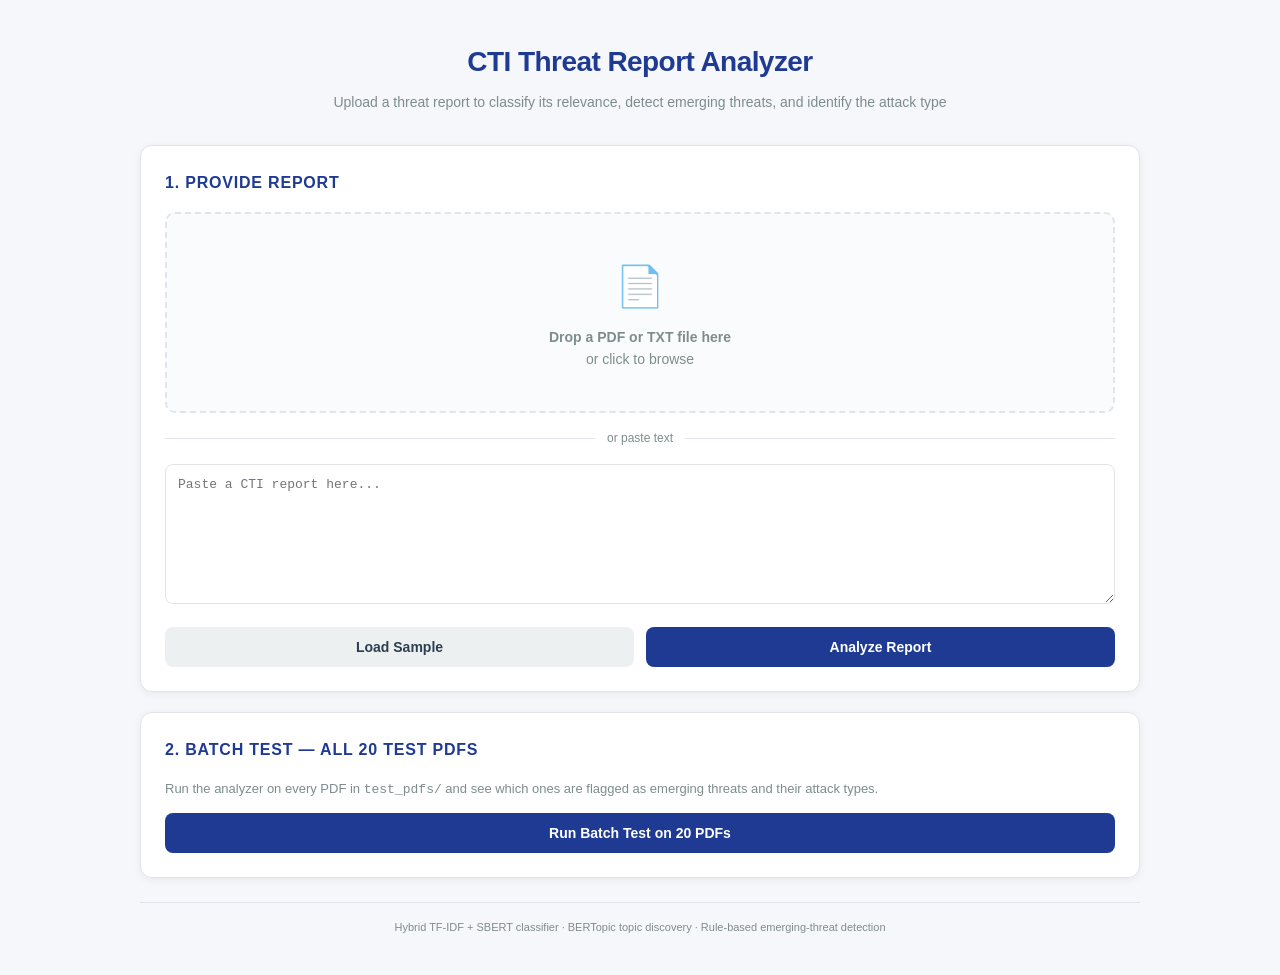
<file: cti/ui/index.html>
<!DOCTYPE html>
<html lang="en">
<head>
<meta charset="UTF-8">
<meta name="viewport" content="width=device-width, initial-scale=1.0">
<title>CTI Threat Report Analyzer</title>
<link rel="stylesheet" href="index.css">
</head>
<body>
<div class="container">

  <header>
    <h1>CTI Threat Report Analyzer</h1>
    <p>Upload a threat report to classify its relevance, detect emerging threats, and identify the attack type</p>
  </header>

  <!-- Input panel -->
  <div class="panel" id="input-panel">
    <h2>1. Provide Report</h2>

    <div class="dropzone" id="dropzone">
      <div class="icon">📄</div>
      <p><b>Drop a PDF or TXT file here</b></p>
      <p>or click to browse</p>
      <div class="filename hidden" id="filename"></div>
      <input type="file" id="file-input" accept=".pdf,.txt" class="hidden">
    </div>

    <div class="divider"><span>or paste text</span></div>

    <textarea id="text-input"
      placeholder="Paste a CTI report here..."></textarea>

    <div class="actions">
      <button class="secondary" id="sample-btn">Load Sample</button>
      <button class="primary" id="analyze-btn">Analyze Report</button>
    </div>

    <div class="error hidden" id="error-box"></div>
  </div>

  <!-- Batch test -->
  <div class="panel" id="batch-panel">
    <h2>2. Batch Test — All 20 Test PDFs</h2>
    <p style="color: var(--muted); font-size: 13px; margin: 0 0 12px 0;">
      Run the analyzer on every PDF in <code>test_pdfs/</code> and see which ones
      are flagged as emerging threats and their attack types.
    </p>
    <button class="primary" id="batch-btn" style="width:100%;">
      Run Batch Test on 20 PDFs
    </button>
    <div id="batch-results" class="hidden" style="margin-top: 20px;"></div>
  </div>

  <!-- Loading -->
  <div class="panel hidden" id="loading-panel">
    <div class="loading">
      <div class="spinner"></div>
      <p>Analyzing report — this takes 2-5 seconds...</p>
    </div>
  </div>

  <!-- Results -->
  <div class="hidden" id="results-panel">
    <div class="verdict-card" id="verdict-card"></div>
    <button class="secondary" id="reset-btn" style="width:100%;margin-top:16px;">
      Analyze Another Report
    </button>
  </div>

  <div class="footer-note">
    Hybrid TF-IDF + SBERT classifier · BERTopic topic discovery · Rule-based emerging-threat detection
  </div>
</div>

<script src="index.js"></script>
</body>
</html>
</file>
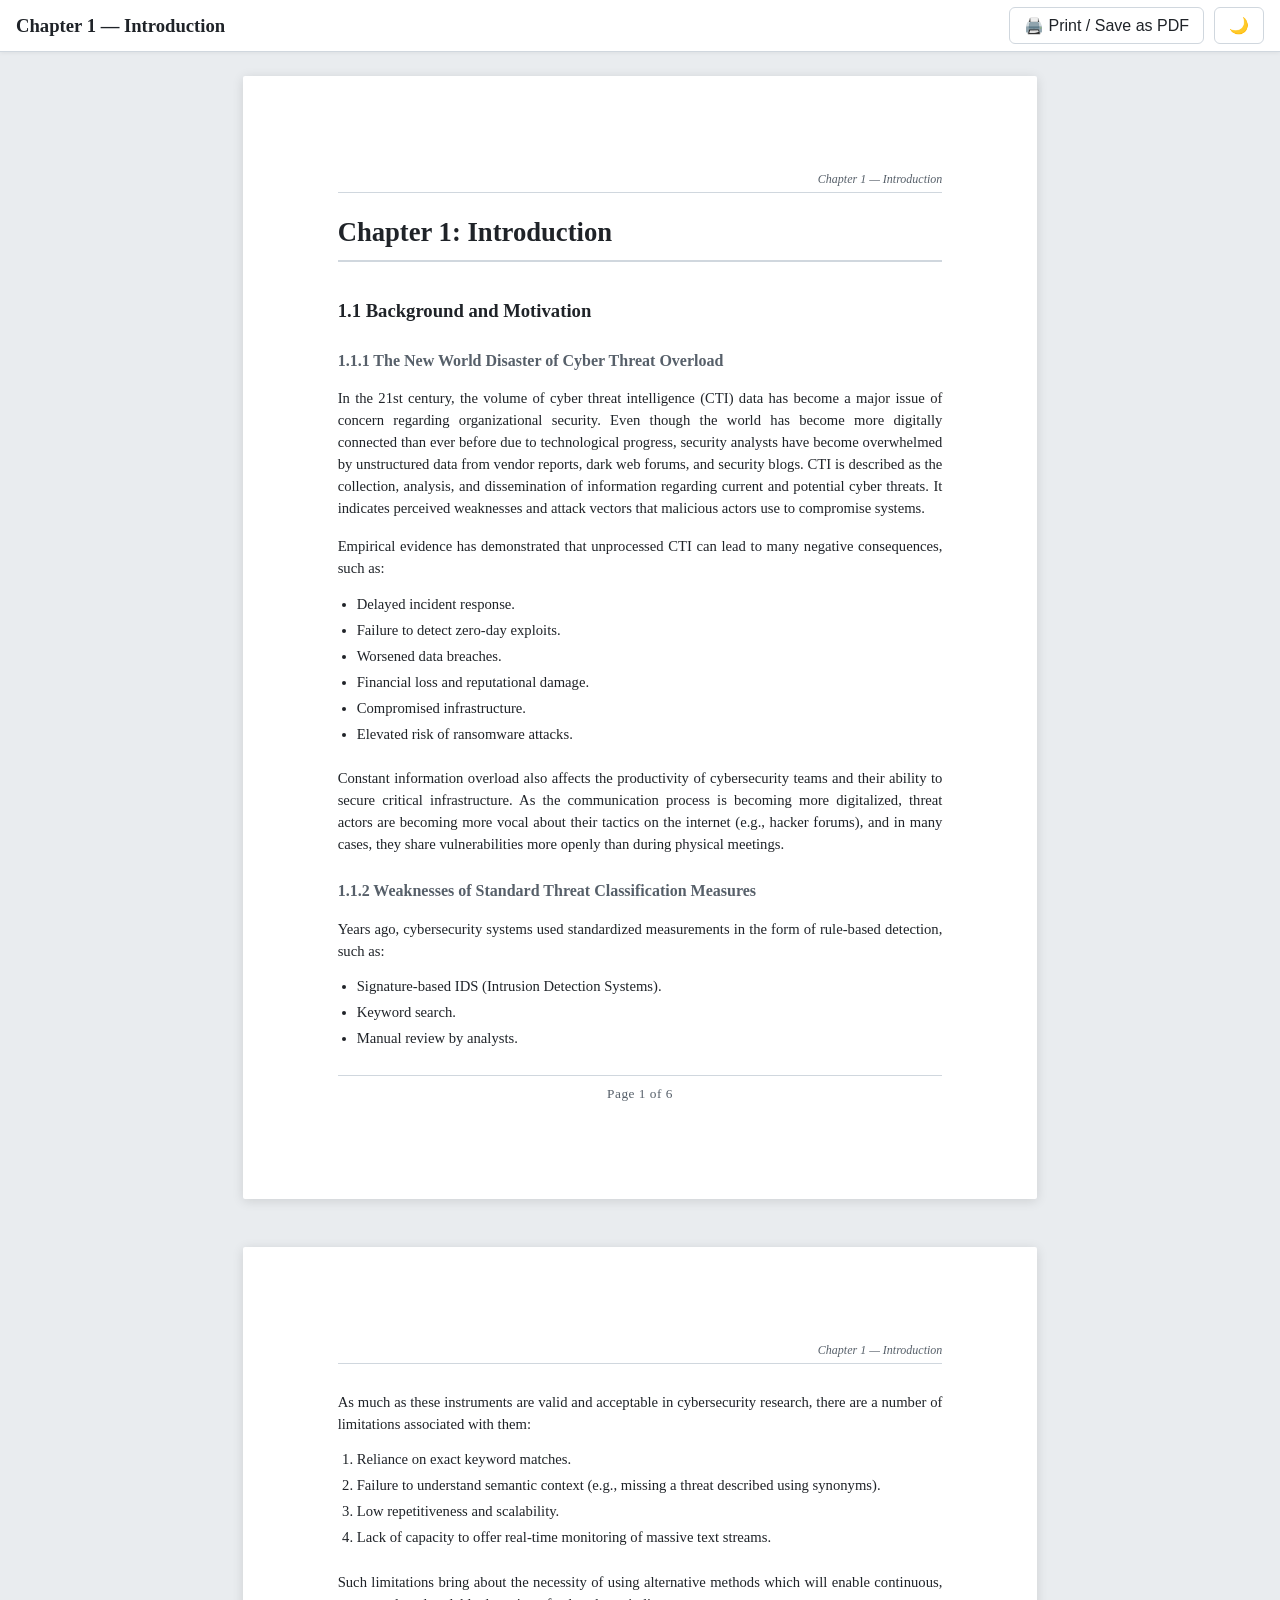
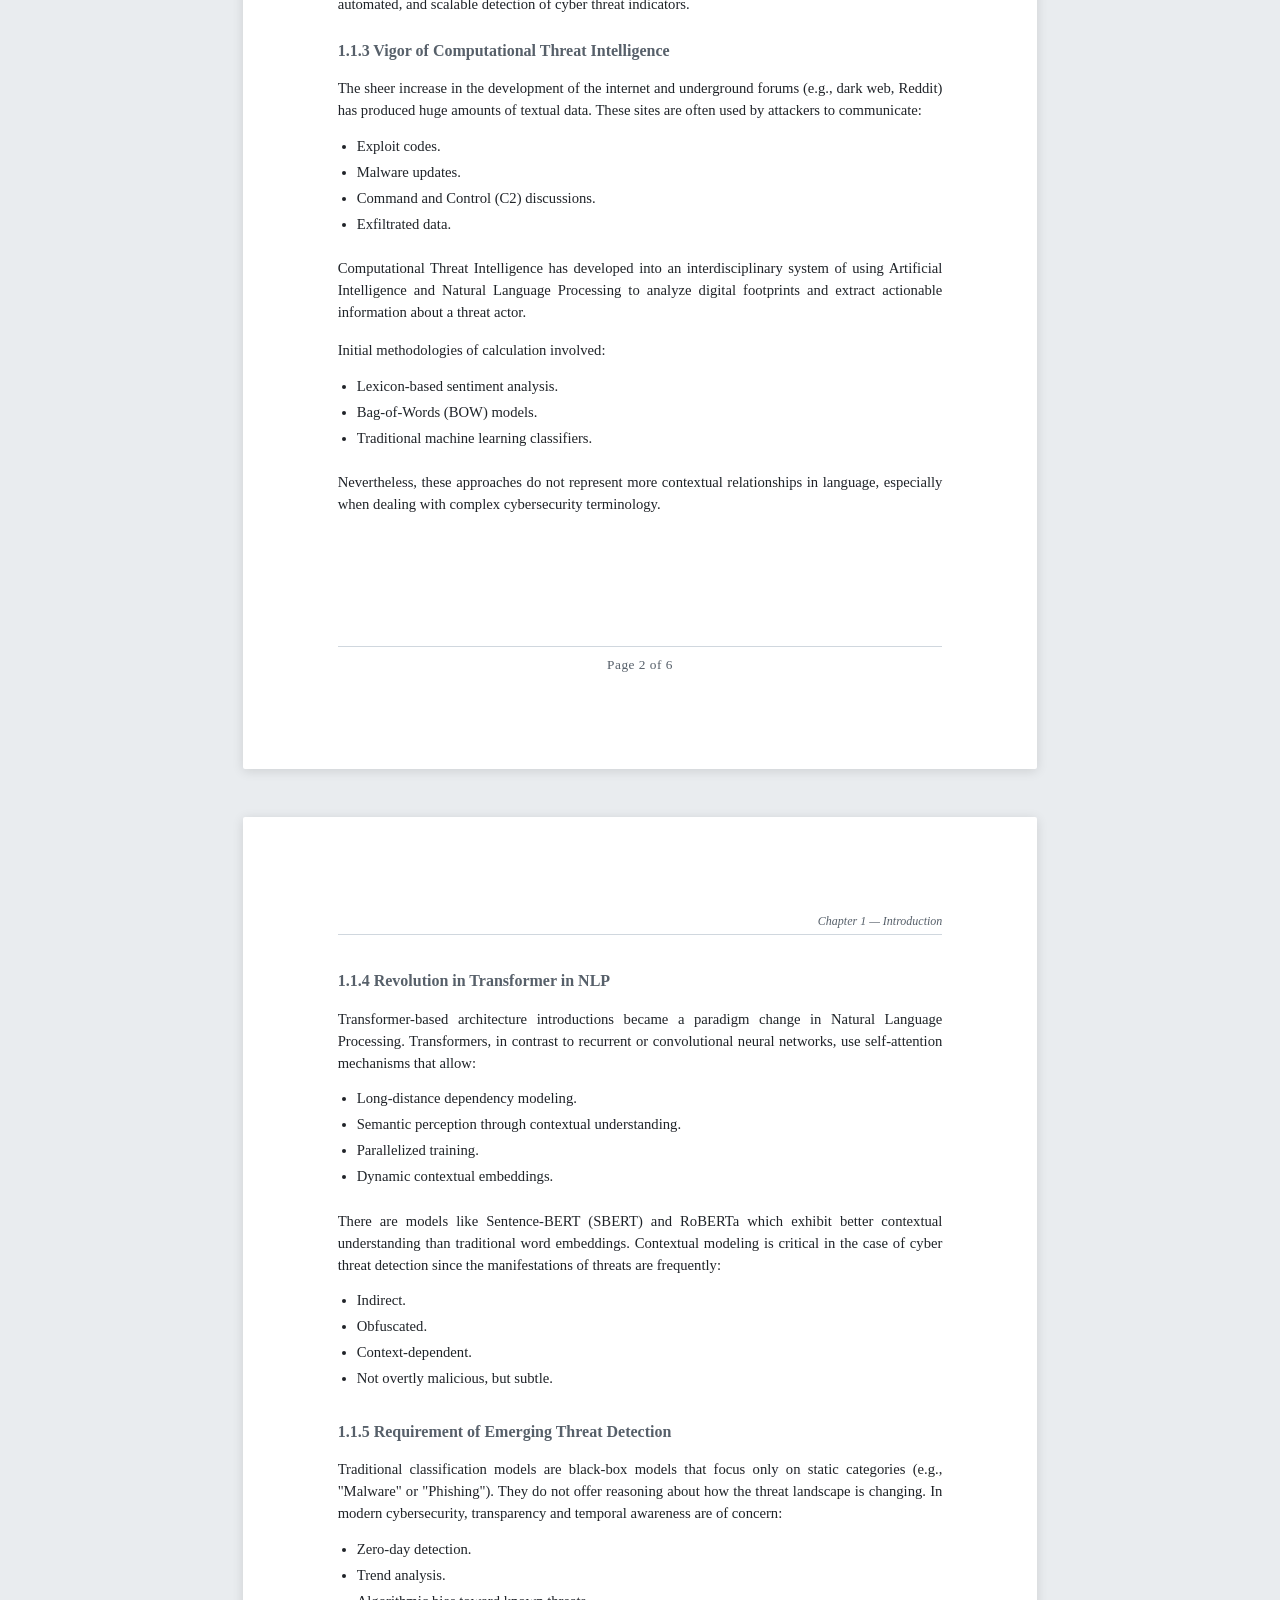
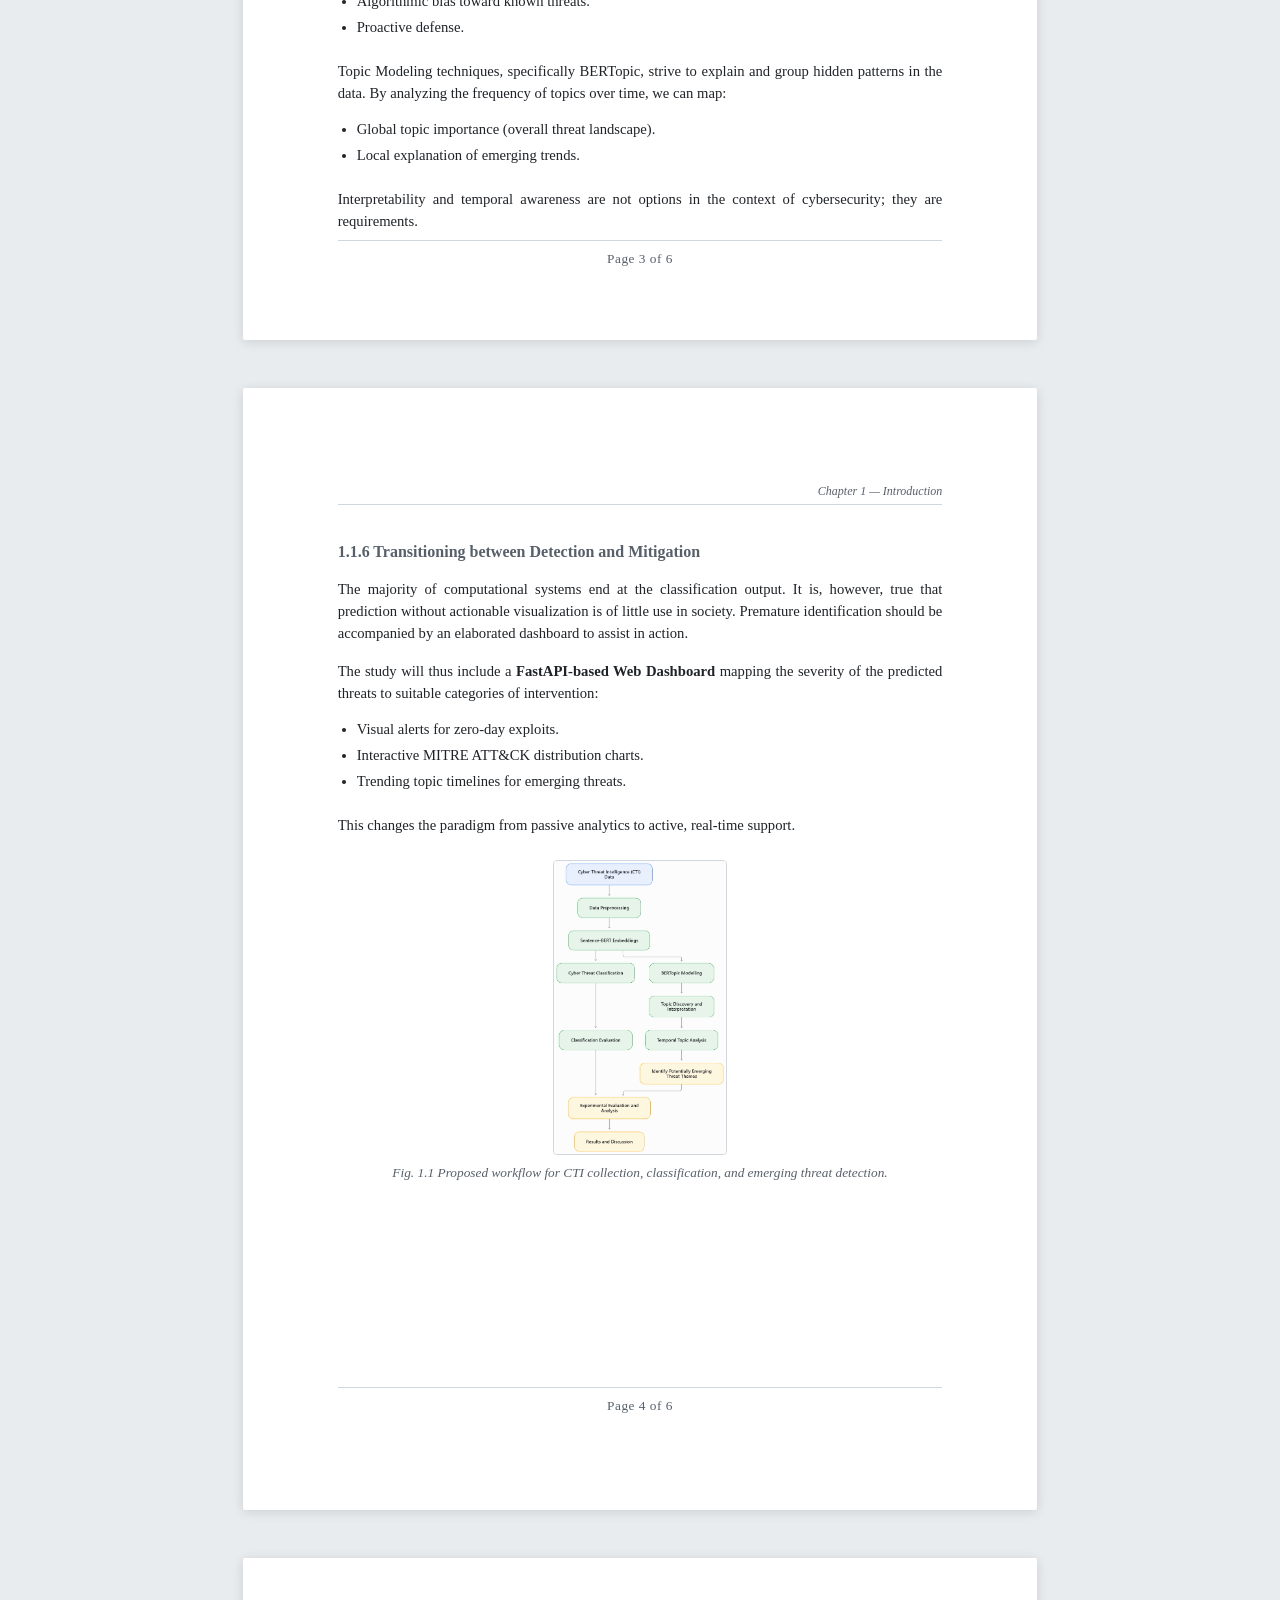
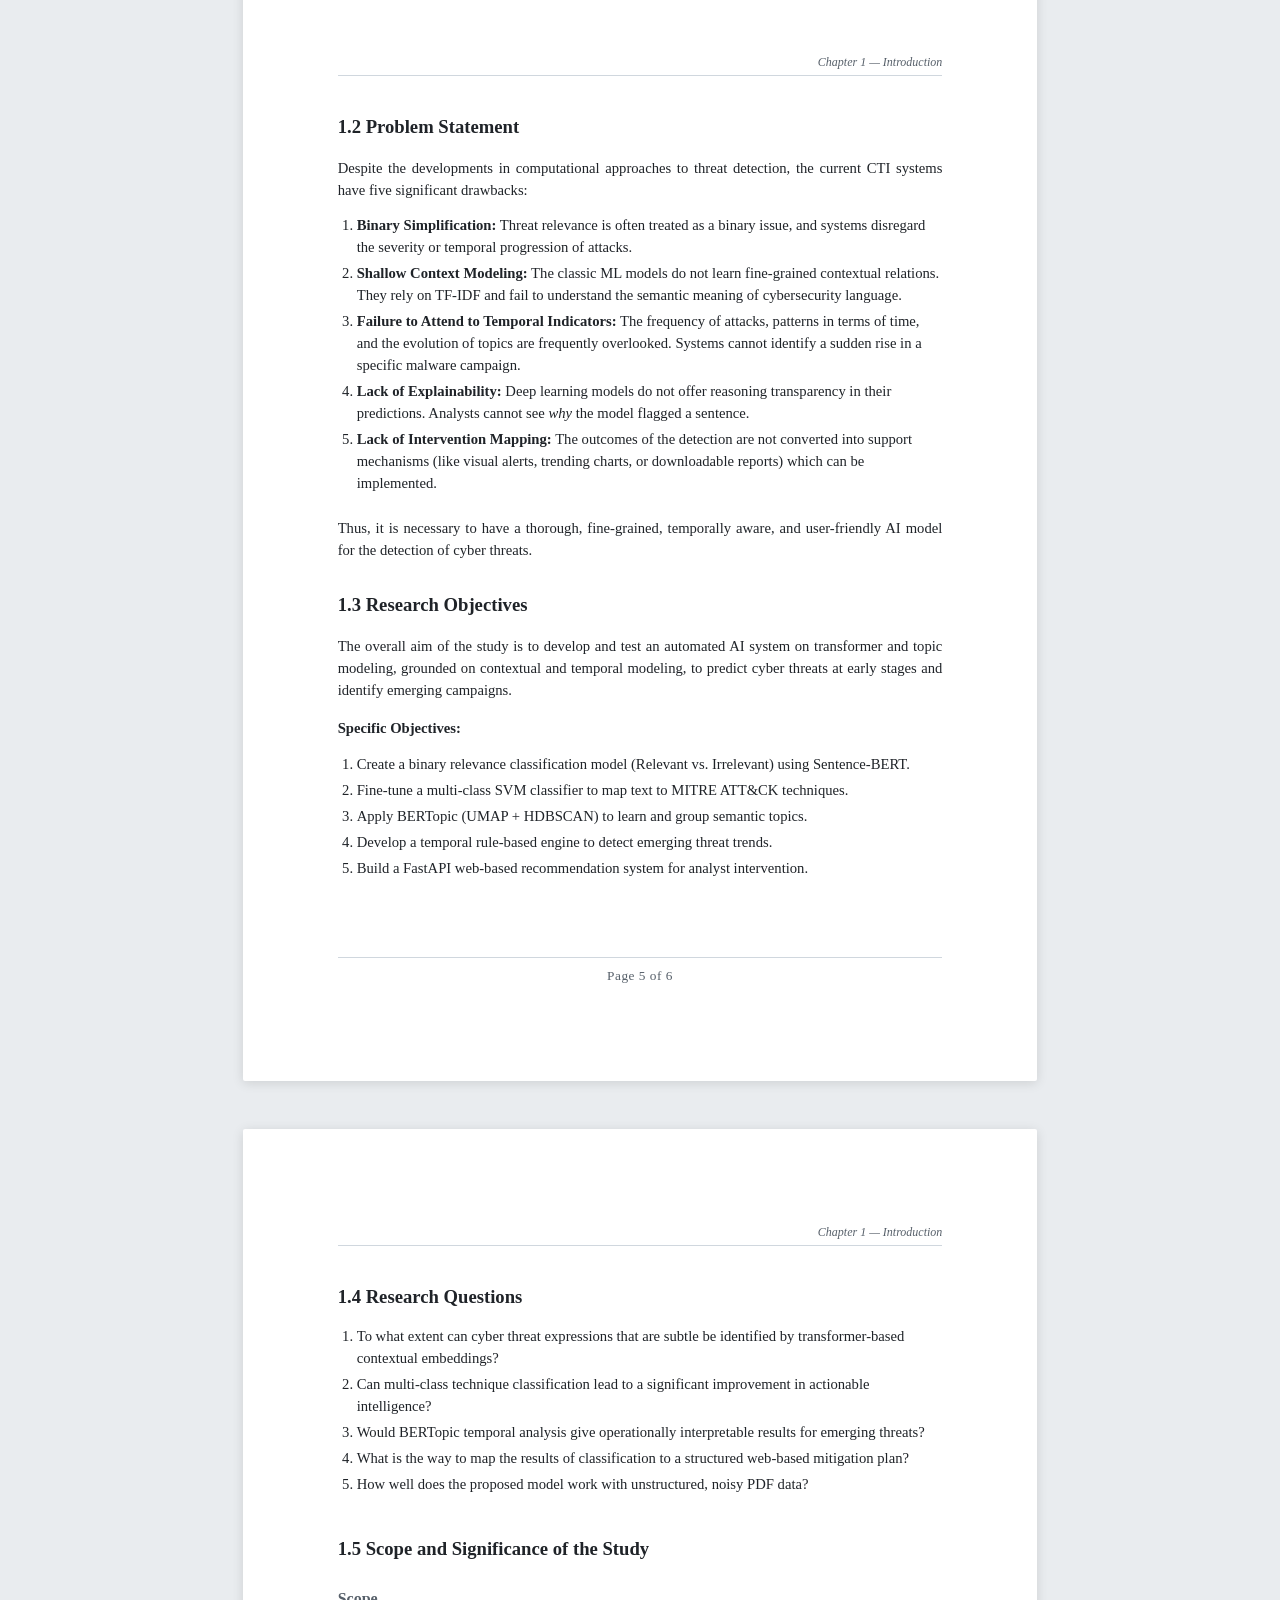
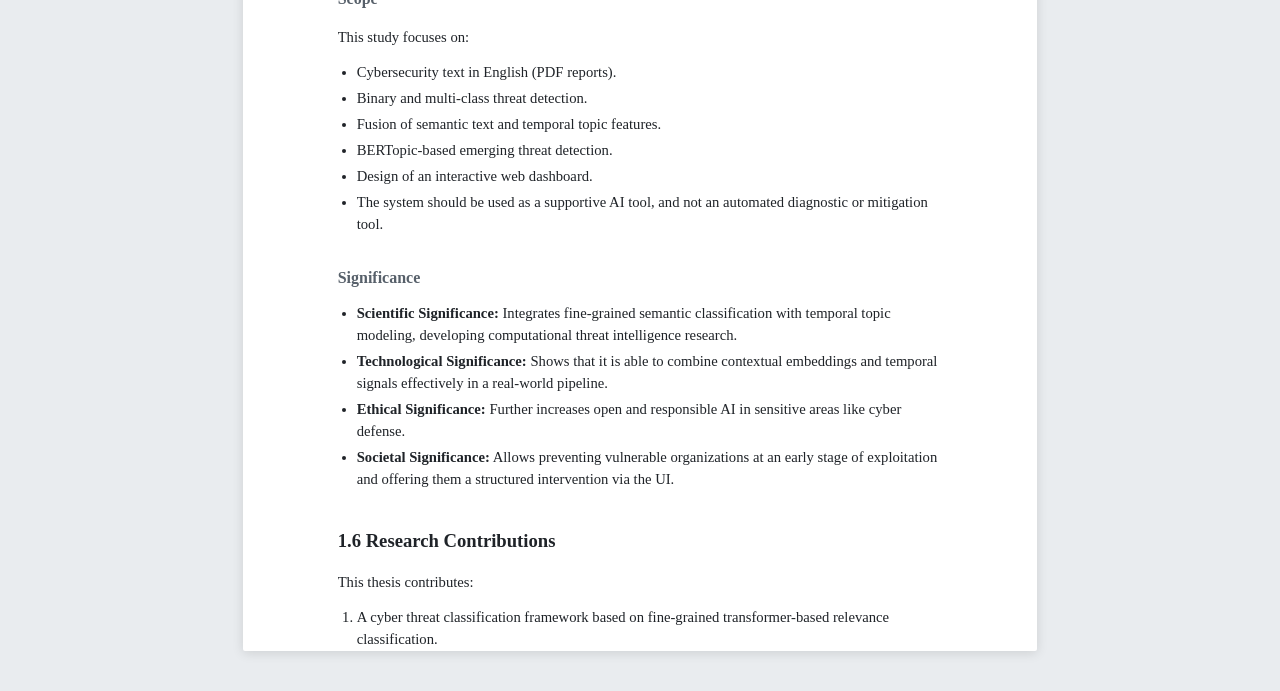
<file: cyber_threat_classification_n_emerging_threat_detection/md/index.html>
<!DOCTYPE html>
<html lang="en">
<head>
  <meta charset="UTF-8" />
  <meta name="viewport" content="width=device-width, initial-scale=1" />
  <title>Chapter 1 — Introduction | Cyber Threat Detection Thesis</title>
  <link rel="stylesheet" href="style.css" />
</head>
<body>

  <!-- Toolbar (hidden when printing) -->
  <header class="toolbar no-print">
    <span class="title">Chapter 1 — Introduction</span>
    <div class="spacer"></div>
    <button id="printBtn" title="Print / Save as PDF">🖨️ Print / Save as PDF</button>
    <button id="themeBtn" title="Toggle dark mode">🌙</button>
  </header>

  <!-- Document body: 6 A4 pages -->
  <main id="document">

    <!-- ============ PAGE 1 ============ -->
    <section class="page" data-page="1">
      <header class="page-header">Chapter 1 — Introduction</header>

      <h1>Chapter 1: Introduction</h1>

      <h2 id="sec-1-1">1.1 Background and Motivation</h2>

      <h3>1.1.1 The New World Disaster of Cyber Threat Overload</h3>
      <p>
        In the 21st century, the volume of cyber threat intelligence (CTI) data has become a
        major issue of concern regarding organizational security. Even though the world has
        become more digitally connected than ever before due to technological progress,
        security analysts have become overwhelmed by unstructured data from vendor reports,
        dark web forums, and security blogs. CTI is described as the collection, analysis,
        and dissemination of information regarding current and potential cyber threats. It
        indicates perceived weaknesses and attack vectors that malicious actors use to
        compromise systems.
      </p>
      <p>Empirical evidence has demonstrated that unprocessed CTI can lead to many negative consequences, such as:</p>
      <ul>
        <li>Delayed incident response.</li>
        <li>Failure to detect zero-day exploits.</li>
        <li>Worsened data breaches.</li>
        <li>Financial loss and reputational damage.</li>
        <li>Compromised infrastructure.</li>
        <li>Elevated risk of ransomware attacks.</li>
      </ul>
      <p>
        Constant information overload also affects the productivity of cybersecurity teams
        and their ability to secure critical infrastructure. As the communication process is
        becoming more digitalized, threat actors are becoming more vocal about their tactics
        on the internet (e.g., hacker forums), and in many cases, they share vulnerabilities
        more openly than during physical meetings.
      </p>

      <h3>1.1.2 Weaknesses of Standard Threat Classification Measures</h3>
      <p>Years ago, cybersecurity systems used standardized measurements in the form of rule-based detection, such as:</p>
      <ul>
        <li>Signature-based IDS (Intrusion Detection Systems).</li>
        <li>Keyword search.</li>
        <li>Manual review by analysts.</li>
      </ul>

      <footer class="page-footer">Page 1 of 6</footer>
    </section>

    <!-- ============ PAGE 2 ============ -->
    <section class="page" data-page="2">
      <header class="page-header">Chapter 1 — Introduction</header>

      <p>As much as these instruments are valid and acceptable in cybersecurity research, there are a number of limitations associated with them:</p>
      <ol>
        <li>Reliance on exact keyword matches.</li>
        <li>Failure to understand semantic context (e.g., missing a threat described using synonyms).</li>
        <li>Low repetitiveness and scalability.</li>
        <li>Lack of capacity to offer real-time monitoring of massive text streams.</li>
      </ol>
      <p>
        Such limitations bring about the necessity of using alternative methods which will
        enable continuous, automated, and scalable detection of cyber threat indicators.
      </p>

      <h3>1.1.3 Vigor of Computational Threat Intelligence</h3>
      <p>
        The sheer increase in the development of the internet and underground forums
        (e.g., dark web, Reddit) has produced huge amounts of textual data. These sites are
        often used by attackers to communicate:
      </p>
      <ul>
        <li>Exploit codes.</li>
        <li>Malware updates.</li>
        <li>Command and Control (C2) discussions.</li>
        <li>Exfiltrated data.</li>
      </ul>
      <p>
        Computational Threat Intelligence has developed into an interdisciplinary system of
        using Artificial Intelligence and Natural Language Processing to analyze digital
        footprints and extract actionable information about a threat actor.
      </p>
      <p>Initial methodologies of calculation involved:</p>
      <ul>
        <li>Lexicon-based sentiment analysis.</li>
        <li>Bag-of-Words (BOW) models.</li>
        <li>Traditional machine learning classifiers.</li>
      </ul>
      <p>
        Nevertheless, these approaches do not represent more contextual relationships in
        language, especially when dealing with complex cybersecurity terminology.
      </p>

      <footer class="page-footer">Page 2 of 6</footer>
    </section>

    <!-- ============ PAGE 3 ============ -->
    <section class="page" data-page="3">
      <header class="page-header">Chapter 1 — Introduction</header>

      <h3>1.1.4 Revolution in Transformer in NLP</h3>
      <p>
        Transformer-based architecture introductions became a paradigm change in Natural
        Language Processing. Transformers, in contrast to recurrent or convolutional neural
        networks, use self-attention mechanisms that allow:
      </p>
      <ul>
        <li>Long-distance dependency modeling.</li>
        <li>Semantic perception through contextual understanding.</li>
        <li>Parallelized training.</li>
        <li>Dynamic contextual embeddings.</li>
      </ul>
      <p>
        There are models like Sentence-BERT (SBERT) and RoBERTa which exhibit better
        contextual understanding than traditional word embeddings. Contextual modeling is
        critical in the case of cyber threat detection since the manifestations of threats
        are frequently:
      </p>
      <ul>
        <li>Indirect.</li>
        <li>Obfuscated.</li>
        <li>Context-dependent.</li>
        <li>Not overtly malicious, but subtle.</li>
      </ul>

      <h3>1.1.5 Requirement of Emerging Threat Detection</h3>
      <p>
        Traditional classification models are black-box models that focus only on static
        categories (e.g., "Malware" or "Phishing"). They do not offer reasoning about how
        the threat landscape is changing. In modern cybersecurity, transparency and temporal
        awareness are of concern:
      </p>
      <ul>
        <li>Zero-day detection.</li>
        <li>Trend analysis.</li>
        <li>Algorithmic bias toward known threats.</li>
        <li>Proactive defense.</li>
      </ul>
      <p>
        Topic Modeling techniques, specifically BERTopic, strive to explain and group hidden
        patterns in the data. By analyzing the frequency of topics over time, we can map:
      </p>
      <ul>
        <li>Global topic importance (overall threat landscape).</li>
        <li>Local explanation of emerging trends.</li>
      </ul>
      <p>Interpretability and temporal awareness are not options in the context of cybersecurity; they are requirements.</p>

      <footer class="page-footer">Page 3 of 6</footer>
    </section>

    <!-- ============ PAGE 4 ============ -->
    <section class="page" data-page="4">
      <header class="page-header">Chapter 1 — Introduction</header>

      <h3>1.1.6 Transitioning between Detection and Mitigation</h3>
      <p>
        The majority of computational systems end at the classification output. It is,
        however, true that prediction without actionable visualization is of little use in
        society. Premature identification should be accompanied by an elaborated dashboard
        to assist in action.
      </p>
      <p>
        The study will thus include a <strong>FastAPI-based Web Dashboard</strong> mapping
        the severity of the predicted threats to suitable categories of intervention:
      </p>
      <ul>
        <li>Visual alerts for zero-day exploits.</li>
        <li>Interactive MITRE ATT&amp;CK distribution charts.</li>
        <li>Trending topic timelines for emerging threats.</li>
      </ul>
      <p>This changes the paradigm from passive analytics to active, real-time support.</p>

      <figure class="figure">
        <img
          src="assets/Figure 1.1 Proposed Workflow for Cyber Threat Classification and Emerging Threat Detection.png"
          alt="Fig. 1.1 Proposed Workflow for Cyber Threat Classification and Emerging Threat Detection" />
        <figcaption>Fig. 1.1 Proposed workflow for CTI collection, classification, and emerging threat detection.</figcaption>
      </figure>

      <footer class="page-footer">Page 4 of 6</footer>
    </section>

    <!-- ============ PAGE 5 ============ -->
    <section class="page" data-page="5">
      <header class="page-header">Chapter 1 — Introduction</header>

      <h2 id="sec-1-2">1.2 Problem Statement</h2>
      <p>Despite the developments in computational approaches to threat detection, the current CTI systems have five significant drawbacks:</p>
      <ol>
        <li><strong>Binary Simplification:</strong> Threat relevance is often treated as a binary issue, and systems disregard the severity or temporal progression of attacks.</li>
        <li><strong>Shallow Context Modeling:</strong> The classic ML models do not learn fine-grained contextual relations. They rely on TF-IDF and fail to understand the semantic meaning of cybersecurity language.</li>
        <li><strong>Failure to Attend to Temporal Indicators:</strong> The frequency of attacks, patterns in terms of time, and the evolution of topics are frequently overlooked. Systems cannot identify a sudden rise in a specific malware campaign.</li>
        <li><strong>Lack of Explainability:</strong> Deep learning models do not offer reasoning transparency in their predictions. Analysts cannot see <em>why</em> the model flagged a sentence.</li>
        <li><strong>Lack of Intervention Mapping:</strong> The outcomes of the detection are not converted into support mechanisms (like visual alerts, trending charts, or downloadable reports) which can be implemented.</li>
      </ol>
      <p>Thus, it is necessary to have a thorough, fine-grained, temporally aware, and user-friendly AI model for the detection of cyber threats.</p>

      <h2 id="sec-1-3" style="margin-top: 1.2em;">1.3 Research Objectives</h2>
      <p>
        The overall aim of the study is to develop and test an automated AI system on
        transformer and topic modeling, grounded on contextual and temporal modeling, to
        predict cyber threats at early stages and identify emerging campaigns.
      </p>
      <p><strong>Specific Objectives:</strong></p>
      <ol>
        <li>Create a binary relevance classification model (Relevant vs. Irrelevant) using Sentence-BERT.</li>
        <li>Fine-tune a multi-class SVM classifier to map text to MITRE ATT&amp;CK techniques.</li>
        <li>Apply BERTopic (UMAP + HDBSCAN) to learn and group semantic topics.</li>
        <li>Develop a temporal rule-based engine to detect emerging threat trends.</li>
        <li>Build a FastAPI web-based recommendation system for analyst intervention.</li>
      </ol>

      <footer class="page-footer">Page 5 of 6</footer>
    </section>

    <!-- ============ PAGE 6 ============ -->
    <section class="page" data-page="6">
      <header class="page-header">Chapter 1 — Introduction</header>

      <h2 id="sec-1-4">1.4 Research Questions</h2>
      <ol>
        <li>To what extent can cyber threat expressions that are subtle be identified by transformer-based contextual embeddings?</li>
        <li>Can multi-class technique classification lead to a significant improvement in actionable intelligence?</li>
        <li>Would BERTopic temporal analysis give operationally interpretable results for emerging threats?</li>
        <li>What is the way to map the results of classification to a structured web-based mitigation plan?</li>
        <li>How well does the proposed model work with unstructured, noisy PDF data?</li>
      </ol>

      <h2 id="sec-1-5" style="margin-top: 1.4em;">1.5 Scope and Significance of the Study</h2>
      <h3>Scope</h3>
      <p>This study focuses on:</p>
      <ul>
        <li>Cybersecurity text in English (PDF reports).</li>
        <li>Binary and multi-class threat detection.</li>
        <li>Fusion of semantic text and temporal topic features.</li>
        <li>BERTopic-based emerging threat detection.</li>
        <li>Design of an interactive web dashboard.</li>
        <li>The system should be used as a supportive AI tool, and not an automated diagnostic or mitigation tool.</li>
      </ul>
      <h3>Significance</h3>
      <ul>
        <li><strong>Scientific Significance:</strong> Integrates fine-grained semantic classification with temporal topic modeling, developing computational threat intelligence research.</li>
        <li><strong>Technological Significance:</strong> Shows that it is able to combine contextual embeddings and temporal signals effectively in a real-world pipeline.</li>
        <li><strong>Ethical Significance:</strong> Further increases open and responsible AI in sensitive areas like cyber defense.</li>
        <li><strong>Societal Significance:</strong> Allows preventing vulnerable organizations at an early stage of exploitation and offering them a structured intervention via the UI.</li>
      </ul>

      <h2 id="sec-1-6" style="margin-top: 1.2em;">1.6 Research Contributions</h2>
      <p>This thesis contributes:</p>
      <ol>
        <li>A cyber threat classification framework based on fine-grained transformer-based relevance classification.</li>
        <li>Context-embeddings and fusion of multi-class technique classification.</li>
        <li>BERTopic Explainability and Temporal Trend Detection of Emerging Threats.</li>
        <li>A mitigation recommendation dashboard of pre-emptive action.</li>
        <li>Fully experimental validation with skewed PDF data.</li>
        <li>A scalable, web-based architecture to be used in real-world security operations.</li>
      </ol>

      <footer class="page-footer">Page 6 of 6</footer>
    </section>

  </main>

  <script src="script.js"></script>
</body>
</html>
</file>
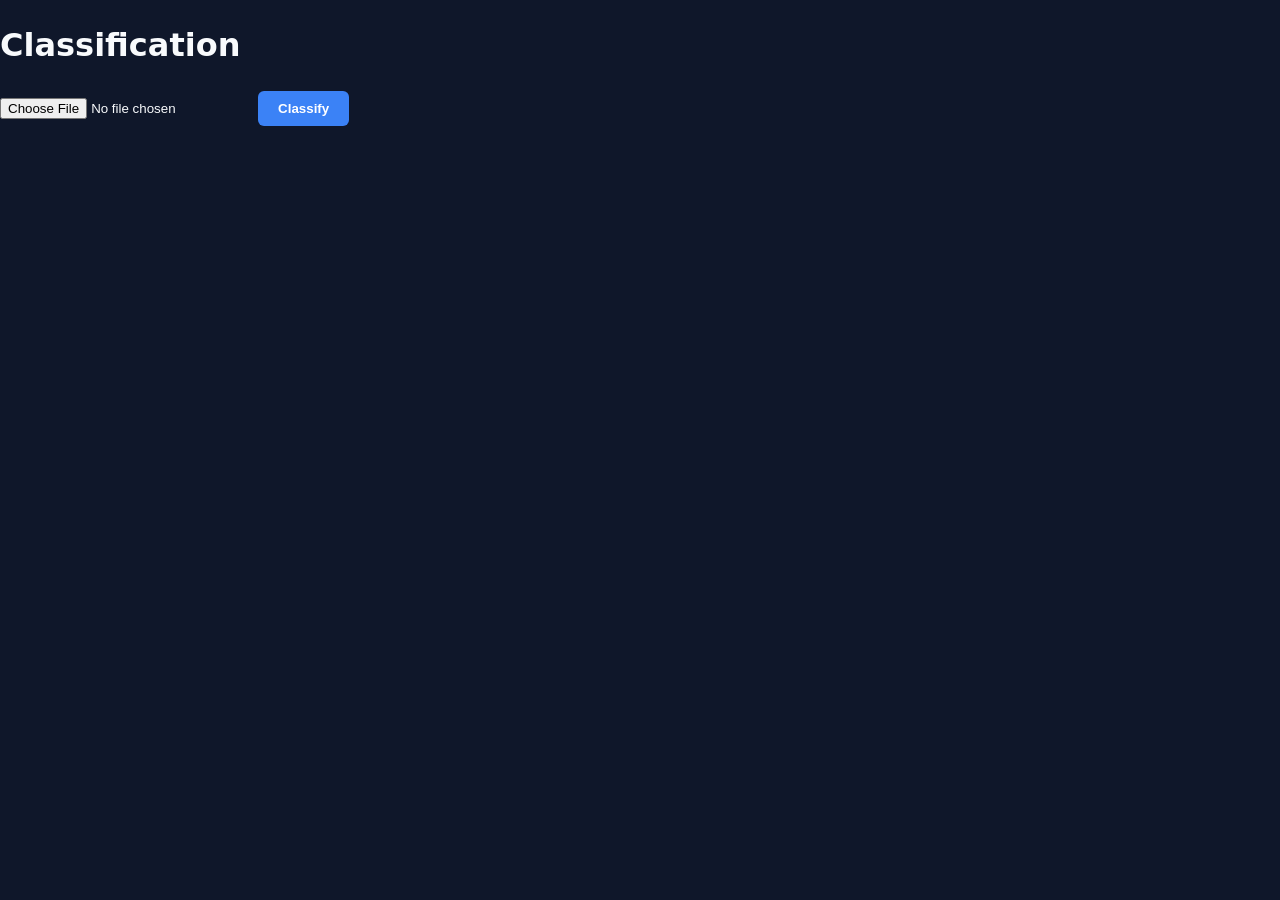
<file: cyber_threat_classification_n_emerging_threat_detection/ui/classification.html>
﻿<!DOCTYPE html>
<html lang="en">
<head>
  <meta charset="UTF-8" />
  <title>Classification</title>
  <link rel="stylesheet" href="css/style.css" />
</head>
<body>
  <h1>Classification</h1>
  <input type="file" id="pdfInput" accept="application/pdf" />
  <button id="classifyBtn">Classify</button>
  <pre id="result"></pre>
  <script src="js/classification.js"></script>
</body>
</html>
</file>
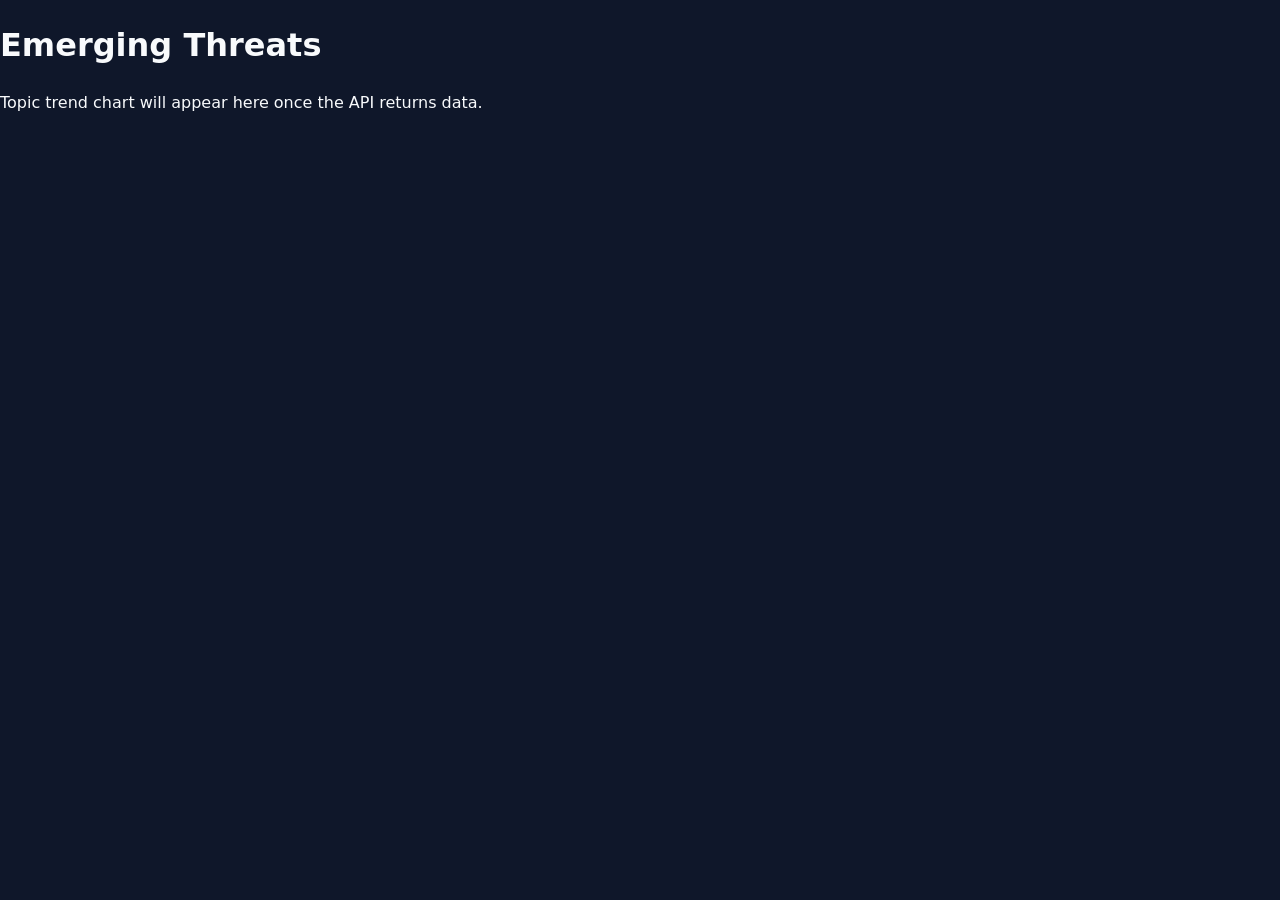
<file: cyber_threat_classification_n_emerging_threat_detection/ui/emerging-threats.html>
﻿<!DOCTYPE html>
<html lang="en">
<head>
  <meta charset="UTF-8" />
  <title>Emerging Threats</title>
  <link rel="stylesheet" href="css/style.css" />
</head>
<body>
  <h1>Emerging Threats</h1>
  <div id="chart"></div>
  <script src="js/emerging-threats.js"></script>
</body>
</html>
</file>
<file: cti/ui/index.css>
:root {
  --primary: #1f3a93;
  --known: #27ae60;
  --emerging: #c0392b;
  --not-relevant: #7f8c8d;
  --bg: #f5f7fa;
  --card-bg: #ffffff;
  --text: #2c3e50;
  --muted: #7f8c8d;
  --border: #e1e5eb;
}

* { box-sizing: border-box; }

body {
  font-family: -apple-system, BlinkMacSystemFont, 'Segoe UI', Roboto,
               'Helvetica Neue', Arial, sans-serif;
  background: var(--bg);
  color: var(--text);
  margin: 0;
  padding: 40px 20px;
  line-height: 1.6;
}

.container { max-width: 1000px; margin: 0 auto; }

/* Header */
header { text-align: center; margin-bottom: 32px; }
header h1 {
  font-size: 28px;
  color: var(--primary);
  margin: 0 0 6px 0;
  letter-spacing: -0.02em;
}
header p { color: var(--muted); margin: 0; font-size: 14px; }

/* Panels */
.panel {
  background: var(--card-bg);
  border-radius: 12px;
  padding: 24px;
  box-shadow: 0 2px 8px rgba(0,0,0,0.06);
  margin-bottom: 20px;
  border: 1px solid var(--border);
}
.panel h2 {
  font-size: 16px;
  color: var(--primary);
  margin: 0 0 16px 0;
  text-transform: uppercase;
  letter-spacing: 0.05em;
  font-weight: 700;
}

/* Dropzone */
.dropzone {
  border: 2px dashed var(--border);
  border-radius: 10px;
  padding: 40px 20px;
  text-align: center;
  cursor: pointer;
  transition: all 0.2s;
  background: #fafbfc;
}
.dropzone:hover,
.dropzone.dragover {
  border-color: var(--primary);
  background: #f0f4ff;
}
.dropzone.dragover { transform: scale(1.01); }
.dropzone .icon { font-size: 40px; margin-bottom: 8px; }
.dropzone p { margin: 0; color: var(--muted); font-size: 14px; }
.dropzone .filename {
  margin-top: 12px;
  font-weight: 600;
  color: var(--primary);
  font-size: 13px;
}

/* Textarea */
textarea {
  width: 100%;
  min-height: 140px;
  border: 1px solid var(--border);
  border-radius: 8px;
  padding: 12px;
  font-family: 'Courier New', monospace;
  font-size: 13px;
  resize: vertical;
  outline: none;
  transition: border 0.2s;
}
textarea:focus { border-color: var(--primary); }

/* Divider */
.divider {
  display: flex;
  align-items: center;
  text-align: center;
  color: var(--muted);
  font-size: 12px;
  margin: 16px 0;
}
.divider::before,
.divider::after {
  content: '';
  flex: 1;
  border-bottom: 1px solid var(--border);
}
.divider span { padding: 0 12px; }

/* Buttons */
.actions { display: flex; gap: 12px; margin-top: 16px; }
button {
  flex: 1;
  padding: 12px 20px;
  border: none;
  border-radius: 8px;
  font-size: 14px;
  font-weight: 600;
  cursor: pointer;
  transition: all 0.15s;
}
button.primary {
  background: var(--primary);
  color: white;
}
button.primary:hover:not(:disabled) {
  background: #162a6e;
  transform: translateY(-1px);
  box-shadow: 0 4px 12px rgba(31,58,147,0.25);
}
button.secondary {
  background: #ecf0f1;
  color: var(--text);
}
button.secondary:hover:not(:disabled) { background: #dde2e6; }
button:disabled { opacity: 0.5; cursor: not-allowed; }

/* Loading */
.loading { text-align: center; padding: 40px; color: var(--muted); }
.spinner {
  width: 40px;
  height: 40px;
  border: 4px solid var(--border);
  border-top: 4px solid var(--primary);
  border-radius: 50%;
  margin: 0 auto 16px;
  animation: spin 0.8s linear infinite;
}
@keyframes spin { to { transform: rotate(360deg); } }

/* Verdict card */
.verdict-card {
  border-radius: 12px;
  padding: 24px;
  box-shadow: 0 2px 8px rgba(0,0,0,0.06);
  background: var(--card-bg);
  border: 1px solid var(--border);
  animation: fadeIn 0.3s ease;
}
@keyframes fadeIn {
  from { opacity: 0; transform: translateY(8px); }
  to   { opacity: 1; transform: translateY(0); }
}

.verdict-banner {
  padding: 16px 20px;
  border-radius: 8px;
  border-left: 6px solid;
  font-size: 18px;
  font-weight: 700;
  margin-bottom: 20px;
  display: flex;
  align-items: center;
  gap: 10px;
}
.verdict-banner.known {
  background: #eafaf1;
  border-color: var(--known);
  color: var(--known);
}
.verdict-banner.emerging {
  background: #fdecea;
  border-color: var(--emerging);
  color: var(--emerging);
}
.verdict-banner.not_relevant {
  background: #f0f0f0;
  border-color: var(--not-relevant);
  color: var(--not-relevant);
}
.verdict-banner .icon { font-size: 22px; }

/* Sections */
.section { margin-bottom: 20px; }
.section-title {
  font-size: 12px;
  text-transform: uppercase;
  letter-spacing: 0.08em;
  color: var(--primary);
  font-weight: 700;
  margin-bottom: 10px;
}

/* Metric grid */
.metric-grid {
  display: grid;
  grid-template-columns: repeat(auto-fit, minmax(160px, 1fr));
  gap: 12px;
}
.metric {
  background: #f8f9fb;
  border-radius: 8px;
  padding: 12px;
  border: 1px solid var(--border);
}
.metric .label {
  font-size: 11px;
  color: var(--muted);
  text-transform: uppercase;
  letter-spacing: 0.03em;
  margin-bottom: 4px;
}
.metric .value {
  font-size: 18px;
  font-weight: 700;
  color: var(--text);
}

/* Attack-type card */
.attack-type-card {
  padding: 14px;
  background: #f0f4ff;
  border-left: 4px solid var(--primary);
  border-radius: 6px;
  margin-bottom: 10px;
}
.attack-type-card .type {
  font-size: 20px;
  font-weight: 700;
  color: var(--primary);
}
.attack-type-card .confidence {
  font-size: 12px;
  color: var(--muted);
  margin-top: 2px;
}

/* Topic pills */
.topic-pills {
  display: flex;
  flex-wrap: wrap;
  gap: 6px;
  margin-top: 8px;
}
.pill {
  display: inline-block;
  background: var(--primary);
  color: white;
  padding: 4px 10px;
  border-radius: 12px;
  font-size: 11px;
  font-weight: 500;
}
.pill.gray {
  background: #ecf0f1;
  color: var(--text);
}
.pill.gray b { color: var(--primary); }

/* Reasons */
.reasons-list {
  margin: 0;
  padding-left: 20px;
  color: var(--text);
  font-size: 13px;
}
.reasons-list li { margin-bottom: 4px; }

/* Footer */
.footer-note {
  text-align: center;
  color: var(--muted);
  font-size: 11px;
  margin-top: 24px;
  padding-top: 16px;
  border-top: 1px solid var(--border);
}

/* Hidden / Error */
.hidden { display: none; }
.error {
  background: #fdecea;
  border: 1px solid var(--emerging);
  border-radius: 8px;
  padding: 12px 16px;
  color: var(--emerging);
  font-size: 13px;
  margin-top: 16px;
}

/* Badges */
.badge {
  display: inline-block;
  padding: 3px 8px;
  border-radius: 4px;
  font-size: 11px;
  font-weight: 600;
}
.badge.known { background: #eafaf1; color: var(--known); }
.badge.emerging { background: #fdecea; color: var(--emerging); }
.badge.not_relevant { background: #f0f0f0; color: var(--not-relevant); }

/* Table */
table {
  width: 100%;
  border-collapse: collapse;
  font-size: 12px;
}
thead th {
  padding: 10px;
  text-align: left;
  font-size: 11px;
  color: #555;
  text-transform: uppercase;
  background: #f8f9fb;
  border-bottom: 1px solid var(--border);
}
tbody td {
  padding: 8px;
  border-bottom: 1px solid #eee;
}
</file>
<file: cyber_threat_classification_n_emerging_threat_detection/md/style.css>
/* ---------- A4 geometry ---------- */
/* A4 = 210mm × 297mm */
:root {
  --a4-w: 210mm;
  --a4-h: 297mm;
  --page-margin: 25mm;
  --content-w: calc(var(--a4-w) - 2 * var(--page-margin));  /* ≈ 160mm */
  --content-h: calc(var(--a4-h) - 2 * var(--page-margin));  /* ≈ 247mm */

  --fg: #1f2328;
  --muted: #57606a;
  --border: #d0d7de;
  --bg: #ffffff;
  --page-bg: #ffffff;
  --page-shadow: 0 2px 12px rgba(0, 0, 0, 0.12);
  --app-bg: #e9ecef;
}

[data-theme="dark"] {
  --fg: #e6edf3;
  --muted: #8b949e;
  --border: #30363d;
  --bg: #0d1117;
  --page-bg: #161b22;
  --page-shadow: 0 2px 12px rgba(0, 0, 0, 0.6);
  --app-bg: #010409;
}

* { box-sizing: border-box; }
html, body { margin: 0; padding: 0; }

body {
  font-family: "Segoe UI", "Helvetica Neue", Georgia, serif;
  font-size: 11pt;
  line-height: 1.5;
  color: var(--fg);
  background: var(--app-bg);
}

/* ---------- Toolbar ---------- */
.toolbar {
  position: fixed;
  top: 0; left: 0; right: 0;
  height: 52px;
  display: flex;
  align-items: center;
  gap: 10px;
  padding: 0 16px;
  background: var(--page-bg);
  border-bottom: 1px solid var(--border);
  z-index: 100;
  box-shadow: 0 1px 4px rgba(0,0,0,.06);
}
.toolbar .title { font-weight: 600; font-size: 14pt; }
.toolbar .spacer { flex: 1; }
.toolbar button {
  padding: 8px 14px;
  border-radius: 6px;
  border: 1px solid var(--border);
  background: var(--page-bg);
  color: var(--fg);
  cursor: pointer;
  font-size: 12pt;
}
.toolbar button:hover { background: #0969da; color: #fff; border-color: #0969da; }

/* ---------- Document wrapper ---------- */
#document {
  padding-top: 76px;
  padding-bottom: 40px;
  display: flex;
  flex-direction: column;
  align-items: center;
  gap: 24px;
}

/* ---------- One A4 page ---------- */
.page {
  /* Fixed A4 sheet */
  width: var(--a4-w);
  height: var(--a4-h);
  /* padding = page margins */
  padding: var(--page-margin);
  background: var(--page-bg);
  box-shadow: var(--page-shadow);
  border-radius: 2px;

  /* Layout: header at top, footer at bottom, content flows in between */
  display: flex;
  flex-direction: column;
  position: relative;
  overflow: hidden;   /* anything overflowing is clipped — page stays A4 */

  /* Inner content column */
  page-break-after: always;
  break-after: page;
}

/* Last page shouldn't force an extra blank page */
.page:last-of-type {
  page-break-after: auto;
  break-after: auto;
}

/* ---------- Page header (running title) ---------- */
.page-header {
  font-size: 9pt;
  font-style: italic;
  color: var(--muted);
  border-bottom: 1px solid var(--border);
  padding-bottom: 4px;
  margin-bottom: 14pt;
  text-align: right;
}

/* ---------- Page footer (page number) ---------- */
.page-footer {
  margin-top: auto;               /* pushes footer to bottom */
  padding-top: 8px;
  border-top: 1px solid var(--border);
  font-size: 10pt;
  text-align: center;
  color: var(--muted);
  letter-spacing: 0.5px;
}

/* ---------- Typography inside pages ---------- */
.page h1 {
  font-size: 20pt;
  font-weight: 700;
  margin: 0 0 12pt;
  padding-bottom: 6pt;
  border-bottom: 2px solid var(--border);
}
.page h2 {
  font-size: 14pt;
  font-weight: 700;
  margin: 14pt 0 6pt;
  color: var(--fg);
}
.page h3 {
  font-size: 12pt;
  font-weight: 600;
  margin: 12pt 0 5pt;
  color: var(--muted);
}
.page p { margin: 6pt 0; text-align: justify; }
.page ul, .page ol { margin: 4pt 0 8pt; padding-left: 1.3em; }
.page li { margin-bottom: 3pt; }
.page strong { color: var(--fg); }

/* ---------- Figures ---------- */
.figure {
  margin: 12pt 0 0;
  text-align: center;
}
.figure img {
  display: block;
  max-width: 100%;
  max-height: 78mm;          /* fits comfortably on the page with caption */
  object-fit: contain;
  margin: 0 auto;
  border: 1px solid var(--border);
  border-radius: 4px;
  background: #fff;
}
.figure figcaption {
  font-style: italic;
  font-size: 10pt;
  color: var(--muted);
  margin-top: 6pt;
  text-align: center;
}

/* ---------- Screen-only niceties ---------- */
@media screen {
  .page + .page { margin-top: 24px; }
}

/* ---------- PRINT: exact A4, one page per sheet ---------- */
@page {
  size: A4;
  margin: 0;           /* margins are inside .page padding */
}

@media print {
  body {
    background: #fff;
    padding: 0;
    margin: 0;
  }
  .no-print { display: none !important; }

  #document {
    padding: 0;
    margin: 0;
    display: block;
    gap: 0;
  }

  .page {
    width: 210mm;
    height: 297mm;
    padding: 25mm;
    margin: 0;
    box-shadow: none;
    border-radius: 0;
    page-break-after: always;
    break-after: page;
    page-break-inside: avoid;
    break-inside: avoid;
    overflow: hidden;
    background: #fff;
    color: #000;
  }
  .page:last-of-type {
    page-break-after: auto;
    break-after: auto;
  }

  .page-header { color: #666; }
  .page-footer { color: #333; }

  /* Colours used in dark theme should print as black */
  .page, .page p, .page li, .page h1, .page h2, .page h3 { color: #000; }
  .page h3 { color: #333; }
}
</file>
<file: cyber_threat_classification_n_emerging_threat_detection/ui/css/style.css>
:root {
  --bg-dark: #0f172a;
  --bg-card: #1e293b;
  --text-main: #f8fafc;
  --text-muted: #94a3b8;
  --border: #334155;
  --accent: #3b82f6;
  --accent-hover: #2563eb;
  --success: #10b981;
  --danger: #ef4444;
  --warning: #f59e0b;
}

* { box-sizing: border-box; }

body {
  font-family: 'Inter', system-ui, -apple-system, sans-serif;
  background-color: var(--bg-dark);
  color: var(--text-main);
  margin: 0;
  padding: 0;
  line-height: 1.5;
}

.app-container {
  max-width: 1200px;
  margin: 0 auto;
  padding: 20px;
}

/* Header */
.app-header {
  display: flex;
  justify-content: space-between;
  align-items: center;
  padding: 1rem 0;
  border-bottom: 1px solid var(--border);
  margin-bottom: 2rem;
}
.logo { display: flex; align-items: center; gap: 10px; }
.logo h1 { font-size: 1.25rem; margin: 0; letter-spacing: 1px; font-weight: 600; }
.header-right { display: flex; align-items: center; gap: 15px; font-size: 0.9rem; }
.badge { background: var(--border); padding: 4px 10px; border-radius: 12px; font-size: 0.75rem; font-weight: 600; }
.status-dot { width: 8px; height: 8px; background: var(--success); border-radius: 50%; display: inline-block; }

/* Cards */
.card {
  background: var(--bg-card);
  border: 1px solid var(--border);
  border-radius: 8px;
  padding: 1.5rem;
  margin-bottom: 1.5rem;
}
.card-title {
  font-size: 1rem;
  font-weight: 600;
  margin-top: 0;
  margin-bottom: 1rem;
  color: var(--text-main);
  border-bottom: 1px solid var(--border);
  padding-bottom: 0.5rem;
}

/* Upload */
.upload-zone { display: flex; align-items: center; gap: 1rem; }
button {
  background: var(--accent); color: white; border: none; 
  padding: 10px 20px; border-radius: 6px; font-weight: 600; cursor: pointer;
  transition: background 0.2s;
}
button:hover { background: var(--accent-hover); }
button:disabled { opacity: 0.5; cursor: not-allowed; }
.status-text { color: var(--accent); font-size: 0.9rem; font-style: italic; }

/* Metrics Grid */
.metrics-grid {
  display: grid;
  grid-template-columns: repeat(4, 1fr);
  gap: 1rem;
  margin-bottom: 1.5rem;
}
.metric-card {
  background: var(--bg-card);
  border: 1px solid var(--border);
  border-radius: 8px;
  padding: 1rem;
  display: flex;
  flex-direction: column;
  justify-content: center;
}
.metric-label { font-size: 0.8rem; color: var(--text-muted); text-transform: uppercase; letter-spacing: 0.5px; margin-bottom: 5px; }
.metric-value { font-size: 1.8rem; font-weight: 700; }
.text-sm { font-size: 1.1rem; }
.highlight-green .metric-value { color: var(--success); }
.highlight-red .metric-value { color: var(--danger); }
.highlight-blue .metric-value { color: var(--accent); }

/* Layout */
.grid-2col { display: grid; grid-template-columns: 1fr 1fr; gap: 1.5rem; }

/* Tables */
.data-table { width: 100%; border-collapse: collapse; }
.data-table th, .data-table td { padding: 10px; text-align: left; border-bottom: 1px solid var(--border); font-size: 0.9rem; }
.data-table th { color: var(--text-muted); font-weight: 500; }
.data-table tr:last-child td { border-bottom: none; }

/* Lists */
.sentence-list { list-style: none; padding: 0; margin: 0; }
.sentence-list li { padding: 10px; border-left: 3px solid var(--accent); background: rgba(59, 130, 246, 0.1); margin-bottom: 10px; font-size: 0.9rem; }

/* Charts */
.chart-container { min-height: 250px; width: 100%; }

/* Alerts */
.threat-card { border-color: var(--danger); }
.text-red { color: var(--danger) !important; }
.alert-box {
  padding: 1rem;
  background: rgba(239, 68, 68, 0.1);
  border: 1px solid var(--danger);
  border-radius: 6px;
  color: #fca5a5;
  margin-bottom: 1rem;
  font-weight: 500;
}
.alert-box strong { color: var(--danger); display: block; margin-bottom: 5px; }

/* Footer */
.app-footer { text-align: center; color: var(--text-muted); font-size: 0.8rem; margin-top: 2rem; padding-top: 1rem; border-top: 1px solid var(--border); }
.hidden { display: none; }
.text-muted { color: var(--text-muted); }
</file>
